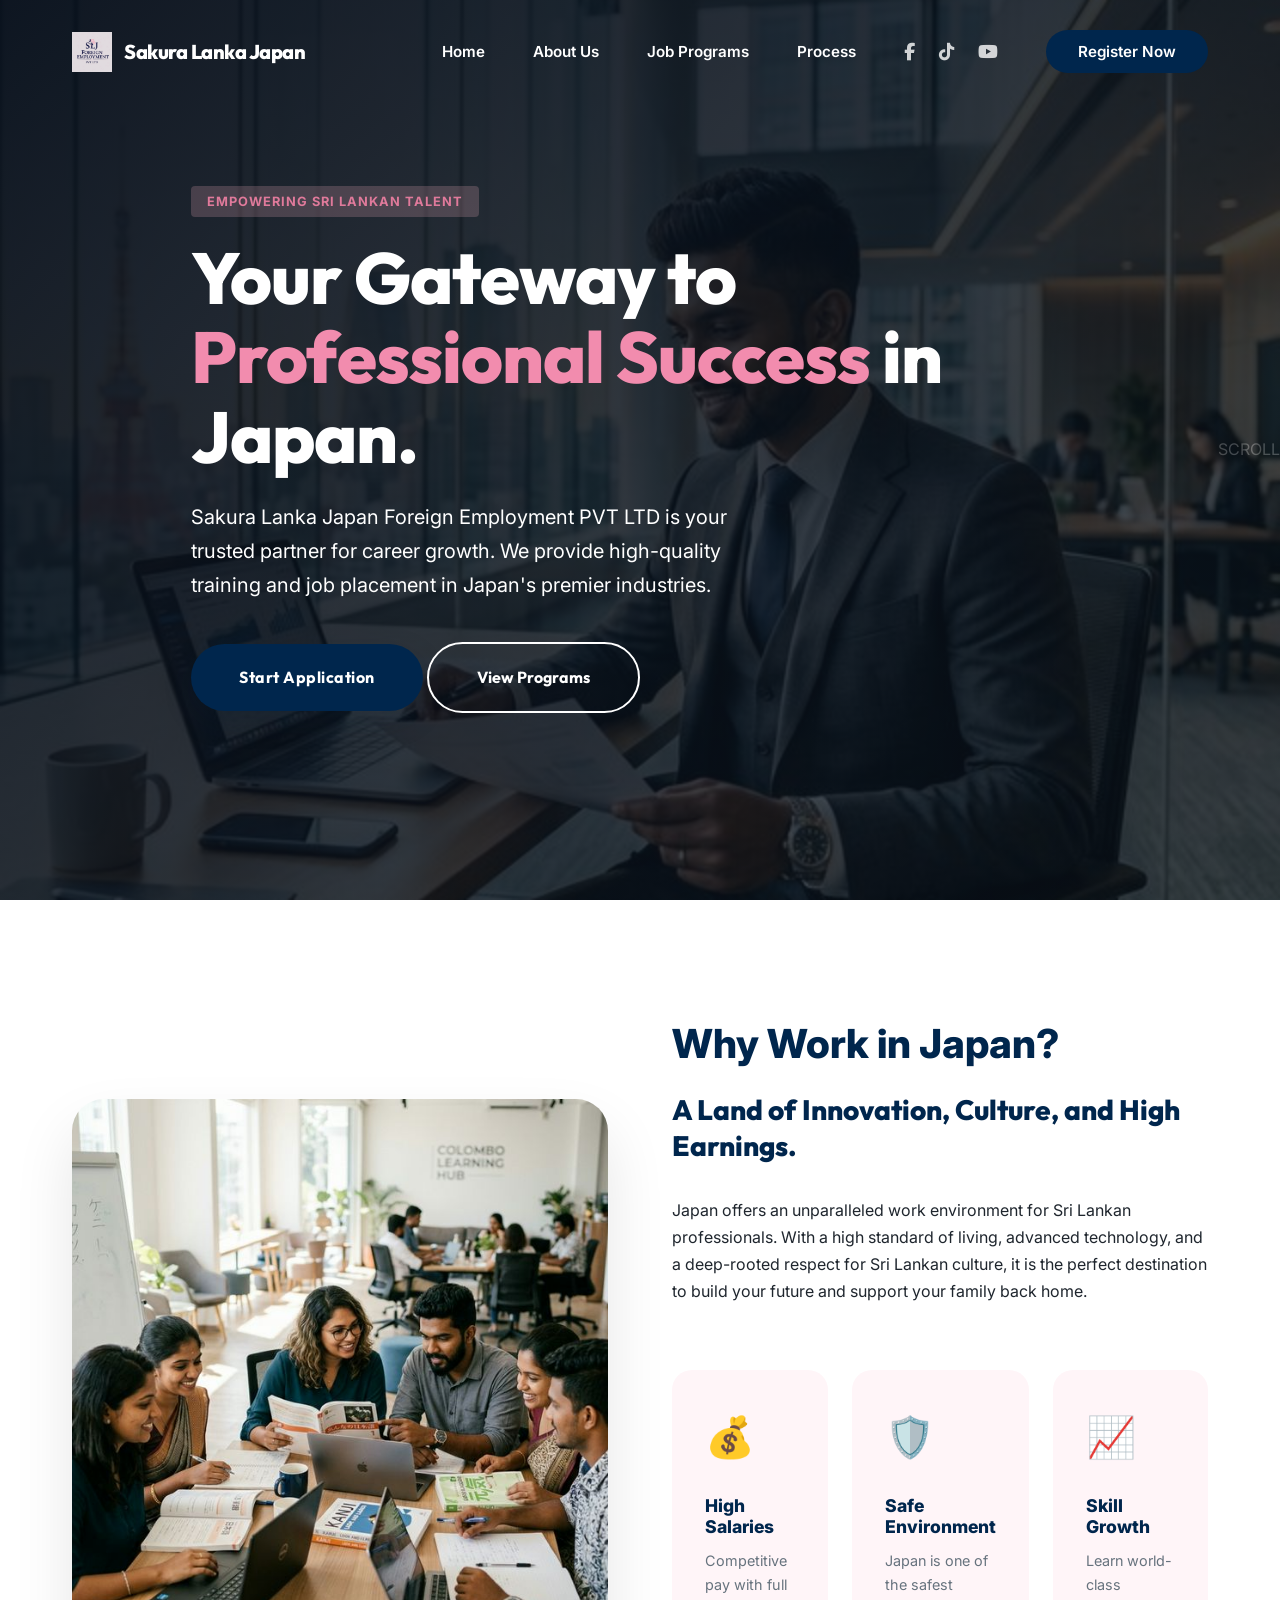
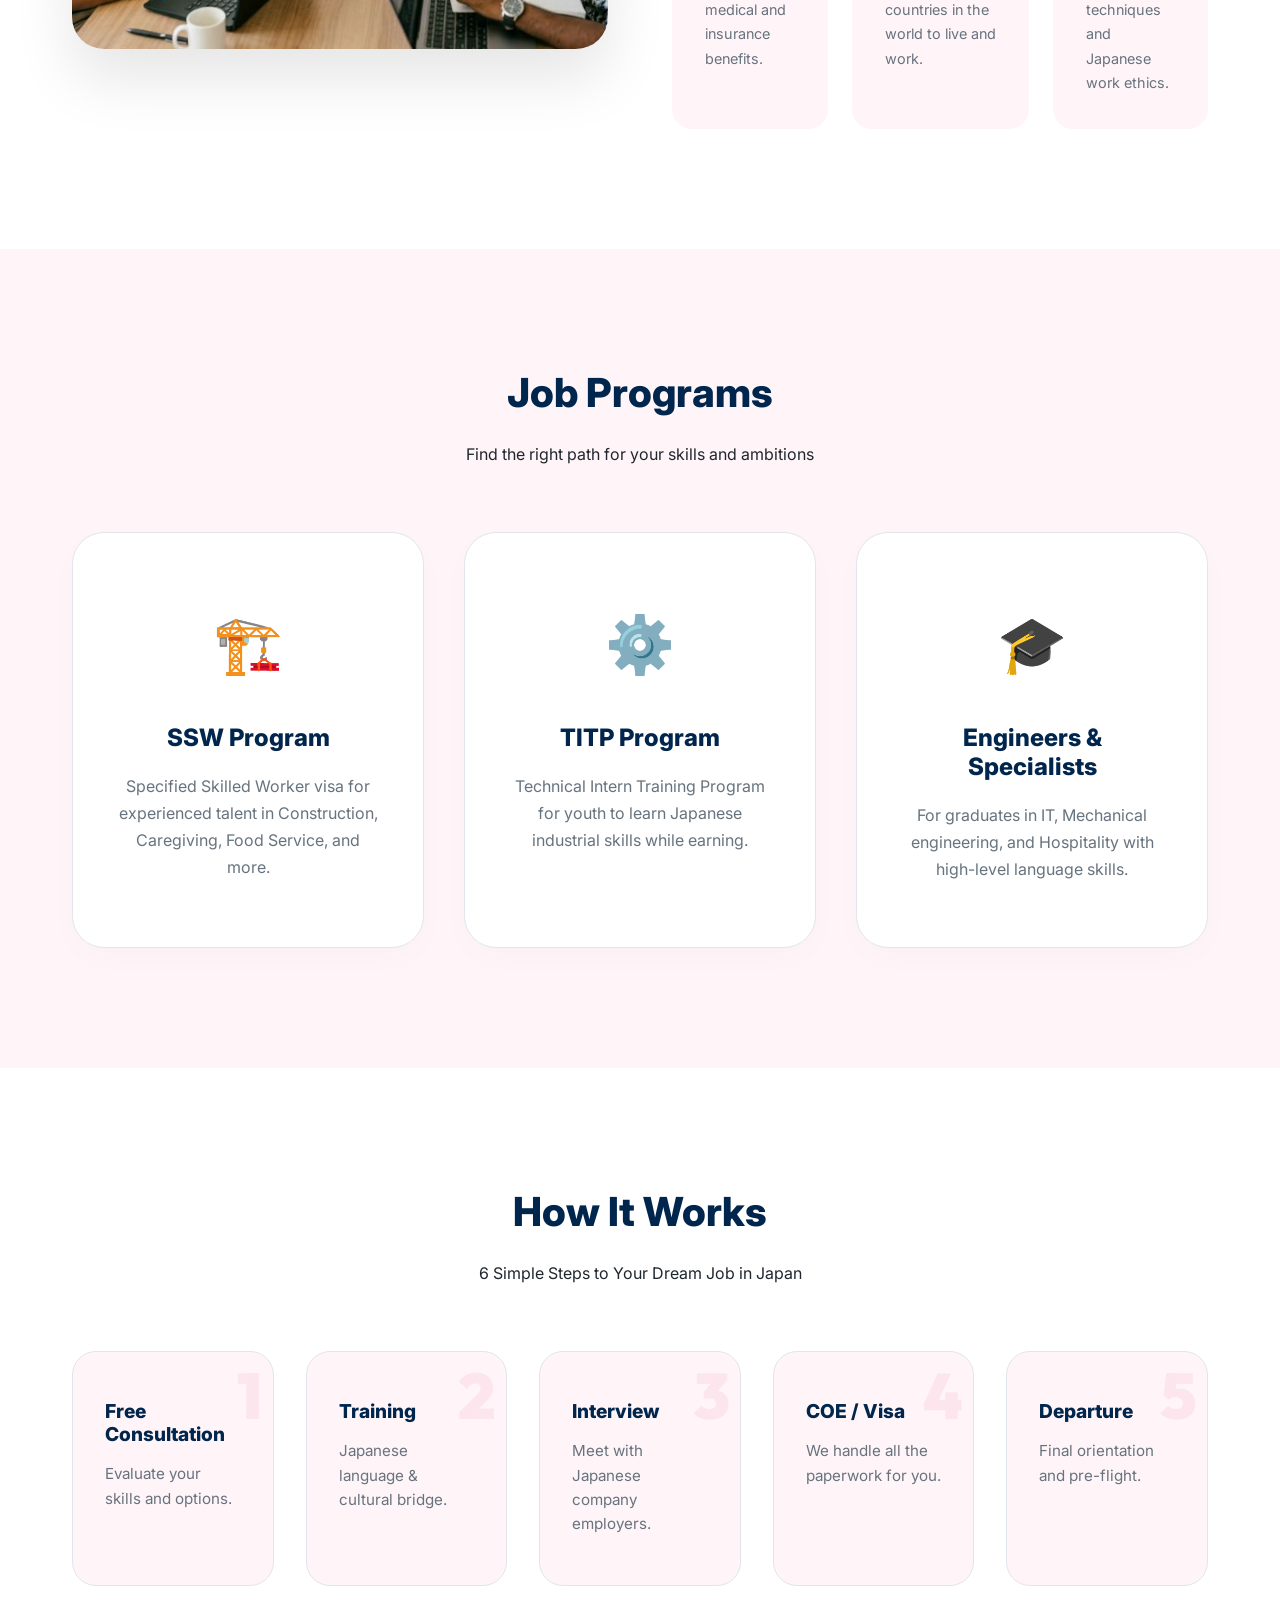
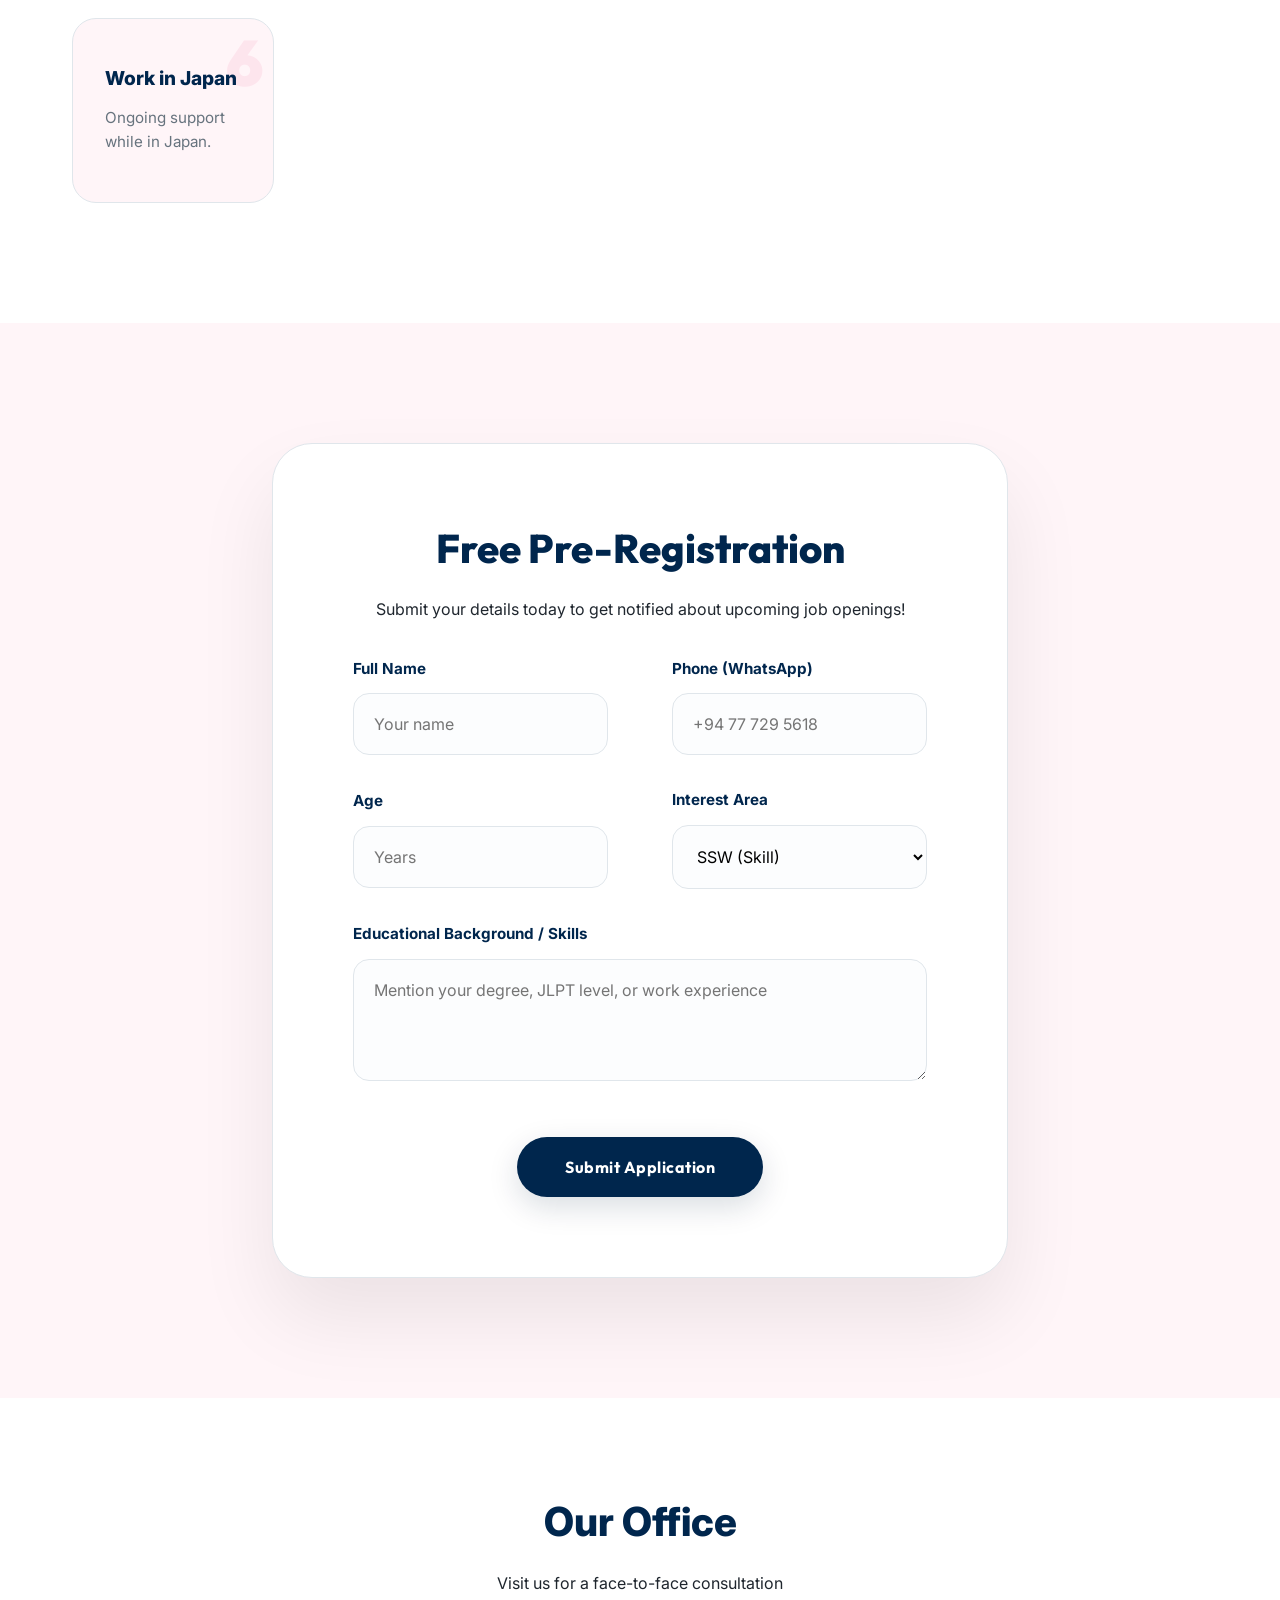
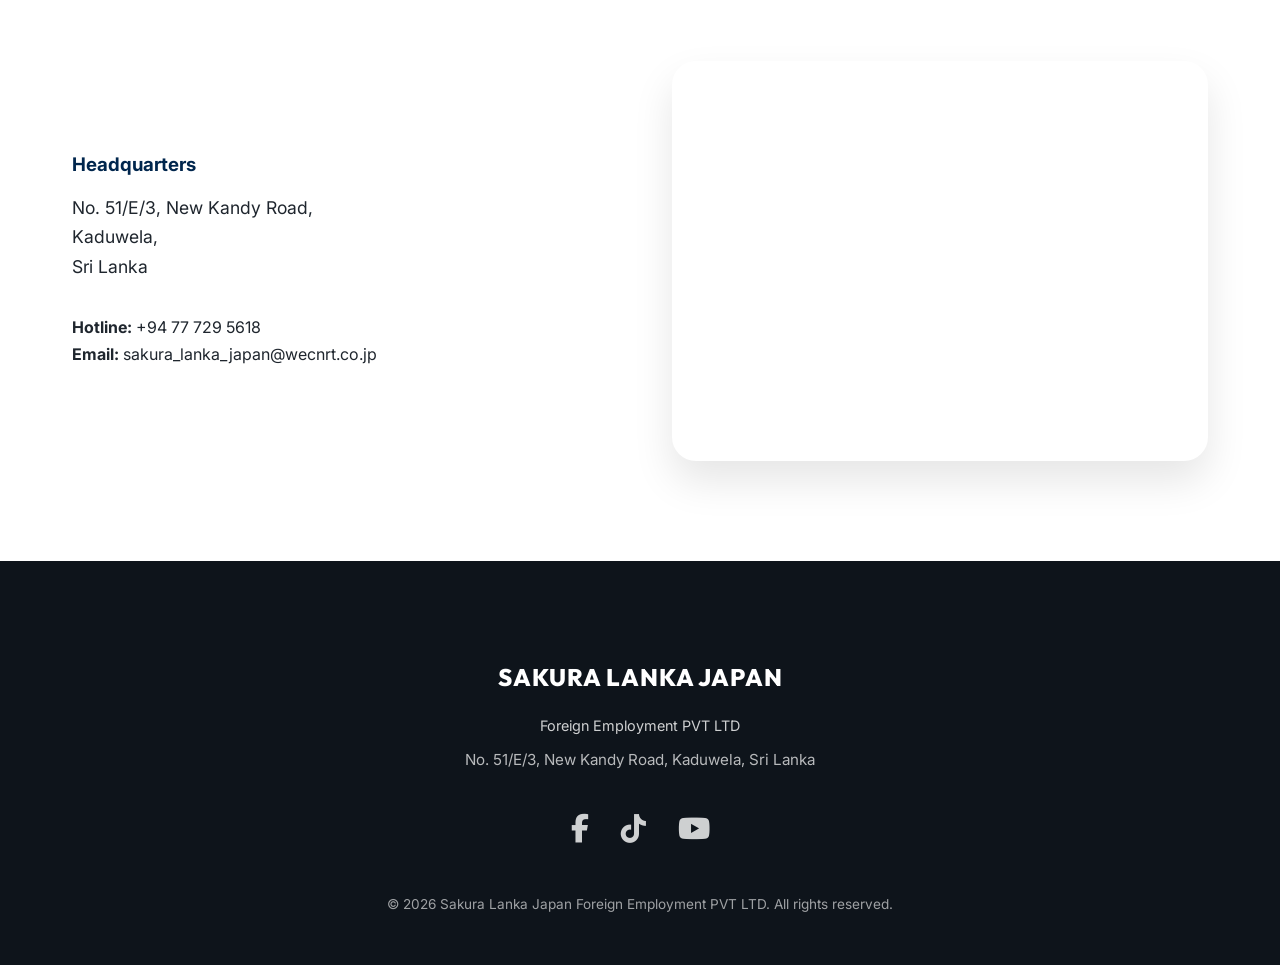
<file: index.html>
<!DOCTYPE html>
<html lang="en">

<head>
    <!-- Google tag (gtag.js) -->
    <script async src="https://www.googletagmanager.com/gtag/js?id=G-17BVVQ814J"></script>
    <script>
        window.dataLayer = window.dataLayer || [];
        function gtag() { dataLayer.push(arguments); }
        gtag('js', new Date());

        gtag('config', 'G-17BVVQ814J');
    </script>
    <meta charset="UTF-8">
    <meta name="viewport" content="width=device-width, initial-scale=1.0">
    <title>Japan Career Gateway | Elite Sri Lanka Recruitment Agency</title>
    <link rel="icon" type="image/png" href="favicon.png">
    <meta name="description"
        content="Start your professional journey in Japan. We provide training, visa support, and job placement for Sri Lankan talent under SSW, TITP, and Engineering programs.">
    <!-- OGP Tags -->
    <meta property="og:title" content="Japan Career Gateway | Elite Sri Lanka Recruitment Agency">
    <meta property="og:description"
        content="Start your professional journey in Japan. We provide training, visa support, and job placement for Sri Lankan talent under SSW, TITP, and Engineering programs.">
    <meta property="og:type" content="website">
    <meta name="twitter:card" content="summary_large_image">
    <link rel="stylesheet" href="style.css">
    <link rel="stylesheet" href="https://cdnjs.cloudflare.com/ajax/libs/font-awesome/6.5.1/css/all.min.css">
    <link rel="preconnect" href="https://fonts.googleapis.com">
    <link rel="preconnect" href="https://fonts.gstatic.com" crossorigin>
    <link
        href="https://fonts.googleapis.com/css2?family=Inter:wght@300;400;600;700;800&family=Outfit:wght@300;400;600;700;800;900&family=Noto+Sans+JP:wght@300;400;700;900&display=swap"
        rel="stylesheet">
</head>

<body>
    <header class="main-header">
        <div class="container nav-container">
            <div class="logo-wrapper">
                <img src="logo.png" alt="Sakura Lanka Japan Logo" class="logo-img">
                <div class="logo-text">Sakura Lanka Japan</div>
            </div>
            <nav class="desktop-nav">
                <ul class="nav-links">
                    <li><a href="index.html">Home</a></li>
                    <li><a href="about.html">About Us</a></li>
                    <li><a href="programs.html">Job Programs</a></li>
                    <li><a href="index.html#process">Process</a></li>
                    <li class="sns-icons">
                        <a href="https://www.facebook.com/share/18aJsfdszi/?mibextid=wwXIfr" target="_blank"><i
                                class="fab fa-facebook-f"></i></a>
                        <a href="https://www.tiktok.com/@sakura.lanka.japan?_r=1&_t=ZS-95PUACq7ZMe" target="_blank"><i
                                class="fab fa-tiktok"></i></a>
                        <a href="https://youtube.com/@sakuralankajapan?si=48Sxe-Mmoy4fAu45" target="_blank"><i
                                class="fab fa-youtube"></i></a>
                    </li>
                    <li><a href="#contact" class="btn-premium-small">Register Now</a></li>
                </ul>
            </nav>
            <div class="mobile-toggle">
                <span></span><span></span><span></span>
            </div>
        </div>
    </header>

    <main>
        <section class="hero">
            <div class="hero-overlay"></div>
            <div class="container hero-content">
                <div class="hero-text-area">
                    <span class="badge" data-reveal>Empowering Sri Lankan Talent</span>
                    <h1 data-reveal="delay-1">Your Gateway to <br><span class="highlight">Professional Success</span> in
                        Japan.</h1>
                    <p data-reveal="delay-2">Sakura Lanka Japan Foreign Employment PVT LTD is your trusted partner for
                        career growth. We provide high-quality training and job placement in Japan's premier industries.
                    </p>
                    <div class="hero-btns" data-reveal="delay-3">
                        <a href="#contact" class="btn-premium">Start Application</a>
                        <a href="#programs" class="btn-outline">View Programs</a>
                    </div>
                </div>
            </div>
            <div class="hero-scroll">SCROLL <span></span></div>
        </section>

        <section id="about" class="about-section">
            <div class="container grid-2">
                <div class="about-image" data-reveal>
                    <div class="img-wrapper">
                        <img src="about-bg.png" alt="Collaborative Sri Lankan professionals" loading="lazy">
                    </div>
                </div>
                <div class="about-text">
                    <h2 class="section-title" data-reveal>Why Work in Japan?</h2>
                    <p class="lead" data-reveal="delay-1">A Land of Innovation, Culture, and High Earnings.</p>
                    <p data-reveal="delay-2">Japan offers an unparalleled work environment for Sri Lankan professionals.
                        With a high standard of living, advanced technology, and a deep-rooted respect for Sri Lankan
                        culture, it is the perfect destination to build your future and support your family back home.
                    </p>
                    <div class="features-grid" data-reveal="delay-3">
                        <div class="feature-item">
                            <span class="icon">💰</span>
                            <h4>High Salaries</h4>
                            <p>Competitive pay with full medical and insurance benefits.</p>
                        </div>
                        <div class="feature-item">
                            <span class="icon">🛡️</span>
                            <h4>Safe Environment</h4>
                            <p>Japan is one of the safest countries in the world to live and work.</p>
                        </div>
                        <div class="feature-item">
                            <span class="icon">📈</span>
                            <h4>Skill Growth</h4>
                            <p>Learn world-class techniques and Japanese work ethics.</p>
                        </div>
                    </div>
                </div>
            </div>
        </section>

        <section id="programs" class="services-section grey-bg">
            <div class="container">
                <div class="section-header text-center">
                    <h2 class="section-title">Job Programs</h2>
                    <p>Find the right path for your skills and ambitions</p>
                </div>
                <div class="services-grid">
                    <div class="service-card" data-reveal>
                        <div class="card-icon">🏗️</div>
                        <h3>SSW Program</h3>
                        <p>Specified Skilled Worker visa for experienced talent in Construction, Caregiving, Food
                            Service, and more.</p>
                    </div>
                    <div class="service-card" data-reveal="delay-1">
                        <div class="card-icon">⚙️</div>
                        <h3>TITP Program</h3>
                        <p>Technical Intern Training Program for youth to learn Japanese industrial skills while
                            earning.</p>
                    </div>
                    <div class="service-card" data-reveal="delay-2">
                        <div class="card-icon">🎓</div>
                        <h3>Engineers & Specialists</h3>
                        <p>For graduates in IT, Mechanical engineering, and Hospitality with high-level language skills.
                        </p>
                    </div>
                </div>
            </div>
        </section>

        <section id="process" class="process-section">
            <div class="container">
                <div class="section-header text-center" data-reveal>
                    <h2 class="section-title">How It Works</h2>
                    <p>6 Simple Steps to Your Dream Job in Japan</p>
                </div>
                <div class="process-steps">
                    <div class="step-item" data-reveal>
                        <span>1</span>
                        <h4>Free Consultation</h4>
                        <p>Evaluate your skills and options.</p>
                    </div>
                    <div class="step-item" data-reveal="delay-1">
                        <span>2</span>
                        <h4>Training</h4>
                        <p>Japanese language & cultural bridge.</p>
                    </div>
                    <div class="step-item" data-reveal="delay-2">
                        <span>3</span>
                        <h4>Interview</h4>
                        <p>Meet with Japanese company employers.</p>
                    </div>
                    <div class="step-item" data-reveal>
                        <span>4</span>
                        <h4>COE / Visa</h4>
                        <p>We handle all the paperwork for you.</p>
                    </div>
                    <div class="step-item" data-reveal="delay-1">
                        <span>5</span>
                        <h4>Departure</h4>
                        <p>Final orientation and pre-flight.</p>
                    </div>
                    <div class="step-item" data-reveal="delay-2">
                        <span>6</span>
                        <h4>Work in Japan</h4>
                        <p>Ongoing support while in Japan.</p>
                    </div>
                </div>
            </div>
        </section>

        <section id="contact" class="contact-section grey-bg">
            <div class="container narrow">
                <div class="contact-card">
                    <h2 class="text-center">Free Pre-Registration</h2>
                    <p class="text-center">Submit your details today to get notified about upcoming job openings!</p>
                    <form id="contact-form" class="mt-4" action="https://formsubmit.co/sakura_lanka_japan@wecnrt.co.jp"
                        method="POST">
                        <!-- FormSubmit Configuration -->
                        <input type="hidden" name="_subject" value="New Application: Sakura Lanka Japan">
                        <input type="hidden" name="_template" value="table">
                        <input type="hidden" name="_captcha" value="false">

                        <div class="form-row grid-2">
                            <div class="form-group">
                                <label>Full Name</label>
                                <input type="text" name="name" placeholder="Your name" required>
                            </div>
                            <div class="form-group">
                                <label>Phone (WhatsApp)</label>
                                <input type="tel" name="phone" placeholder="+94 77 729 5618" required>
                            </div>
                        </div>
                        <div class="form-row grid-2">
                            <div class="form-group">
                                <label>Age</label>
                                <input type="number" name="age" placeholder="Years" required min="18">
                            </div>
                            <div class="form-group" data-reveal>
                                <label>Interest Area</label>
                                <select name="program" required>
                                    <option value="ssw">SSW (Skill)</option>
                                    <option value="titp">TITP (Intern)</option>
                                    <option value="eng">Engineering</option>
                                    <option value="hotel">Hospitality</option>
                                </select>
                            </div>
                        </div>
                        <div class="form-group">
                            <label>Educational Background / Skills</label>
                            <textarea name="background" rows="4"
                                placeholder="Mention your degree, JLPT level, or work experience"></textarea>
                        </div>
                        <div class="form-submit-container">
                            <button type="submit" class="btn-premium">Submit Application</button>
                        </div>
                    </form>
                </div>
            </div>
        </section>
        <section id="location" class="location-section" style="padding: 100px 0;">
            <div class="container">
                <div class="section-header text-center">
                    <h2 class="section-title">Our Office</h2>
                    <p>Visit us for a face-to-face consultation</p>
                </div>
                <div class="grid-2">
                    <div class="location-info">
                        <h3 style="margin-bottom: 1rem;">Headquarters</h3>
                        <p style="font-size: 1.1rem; margin-bottom: 2rem;">No. 51/E/3, New Kandy
                            Road,<br>Kaduwela,<br>Sri Lanka</p>
                        <div class="contact-details">
                            <p><strong>Hotline:</strong> +94 77 729 5618</p>
                            <p><strong>Email:</strong> sakura_lanka_japan@wecnrt.co.jp</p>
                        </div>
                    </div>
                    <div class="map-wrapper"
                        style="border-radius: 24px; overflow: hidden; box-shadow: 0 20px 40px rgba(0,0,0,0.1); height: 400px;">
                        <iframe
                            src="https://www.google.com/maps?q=No.+51/E/3,+New+Kandy+Road,+Kaduwela,+Sri+Lanka&output=embed"
                            width="100%" height="100%" style="border:0;" allowfullscreen="" loading="lazy"
                            referrerpolicy="no-referrer-when-downgrade"></iframe>
                    </div>
                </div>
            </div>
        </section>
    </main>

    <footer class="main-footer">
        <div class="container text-center">
            <div class="footer-logo">SAKURA LANKA JAPAN</div>
            <p style="font-size: 0.9rem; opacity: 0.8; margin-bottom: 0.5rem;">Foreign Employment PVT LTD</p>
            <p style="font-size: 0.95rem; margin-bottom: 2rem; opacity: 0.7;">No. 51/E/3, New Kandy Road,
                Kaduwela, Sri Lanka</p>
            <div class="footer-sns"
                style="margin-bottom: 2.5rem; display: flex; justify-content: center; gap: 2rem; font-size: 1.8rem;">
                <a href="https://www.facebook.com/share/18aJsfdszi/?mibextid=wwXIfr" target="_blank"><i
                        class="fab fa-facebook-f"></i></a>
                <a href="https://www.tiktok.com/@sakura.lanka.japan?_r=1&_t=ZS-95PUACq7ZMe" target="_blank"><i
                        class="fab fa-tiktok"></i></a>
                <a href="https://youtube.com/@sakuralankajapan?si=48Sxe-Mmoy4fAu45" target="_blank"><i
                        class="fab fa-youtube"></i></a>
            </div>
            <p style="font-size: 0.85rem; opacity: 0.6;">&copy; 2026 Sakura Lanka Japan Foreign Employment PVT LTD. All
                rights reserved.</p>
        </div>
    </footer>

    <script src="main.js"></script>
</body>

</html>
</file>
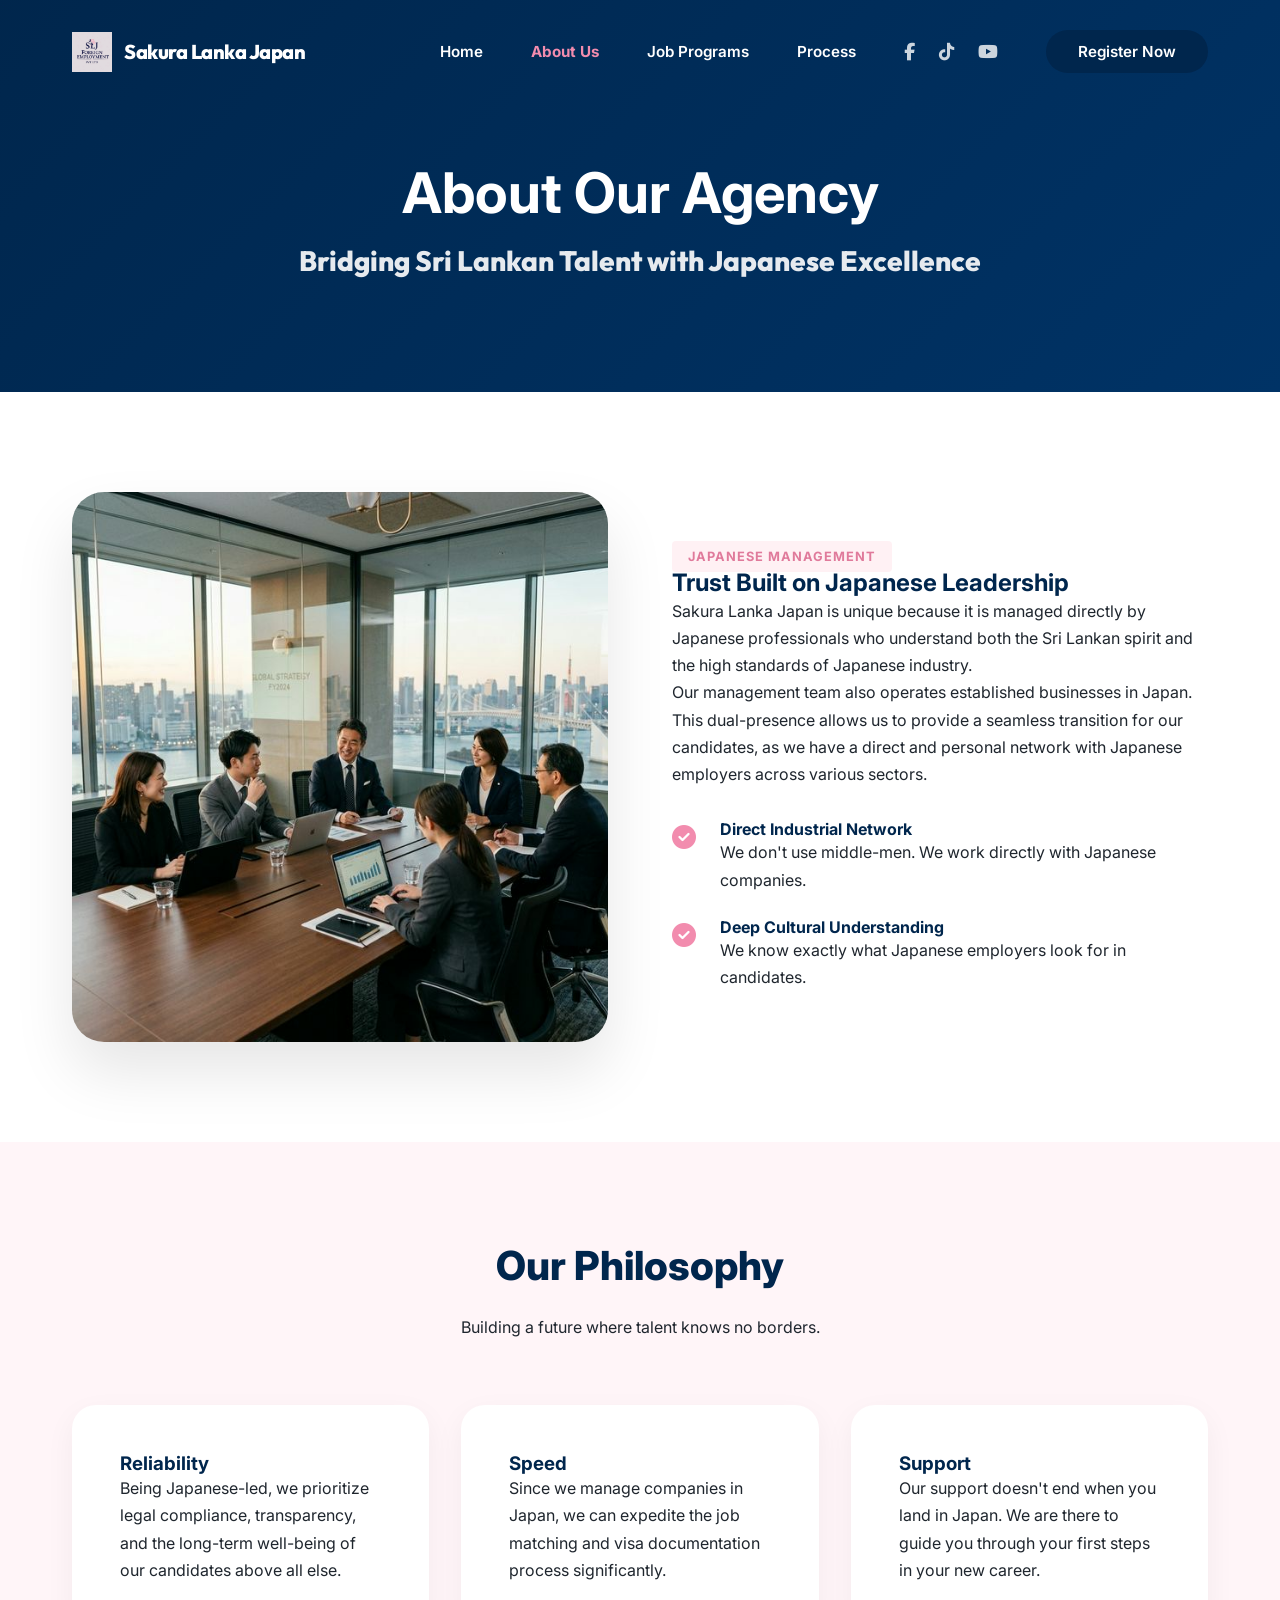
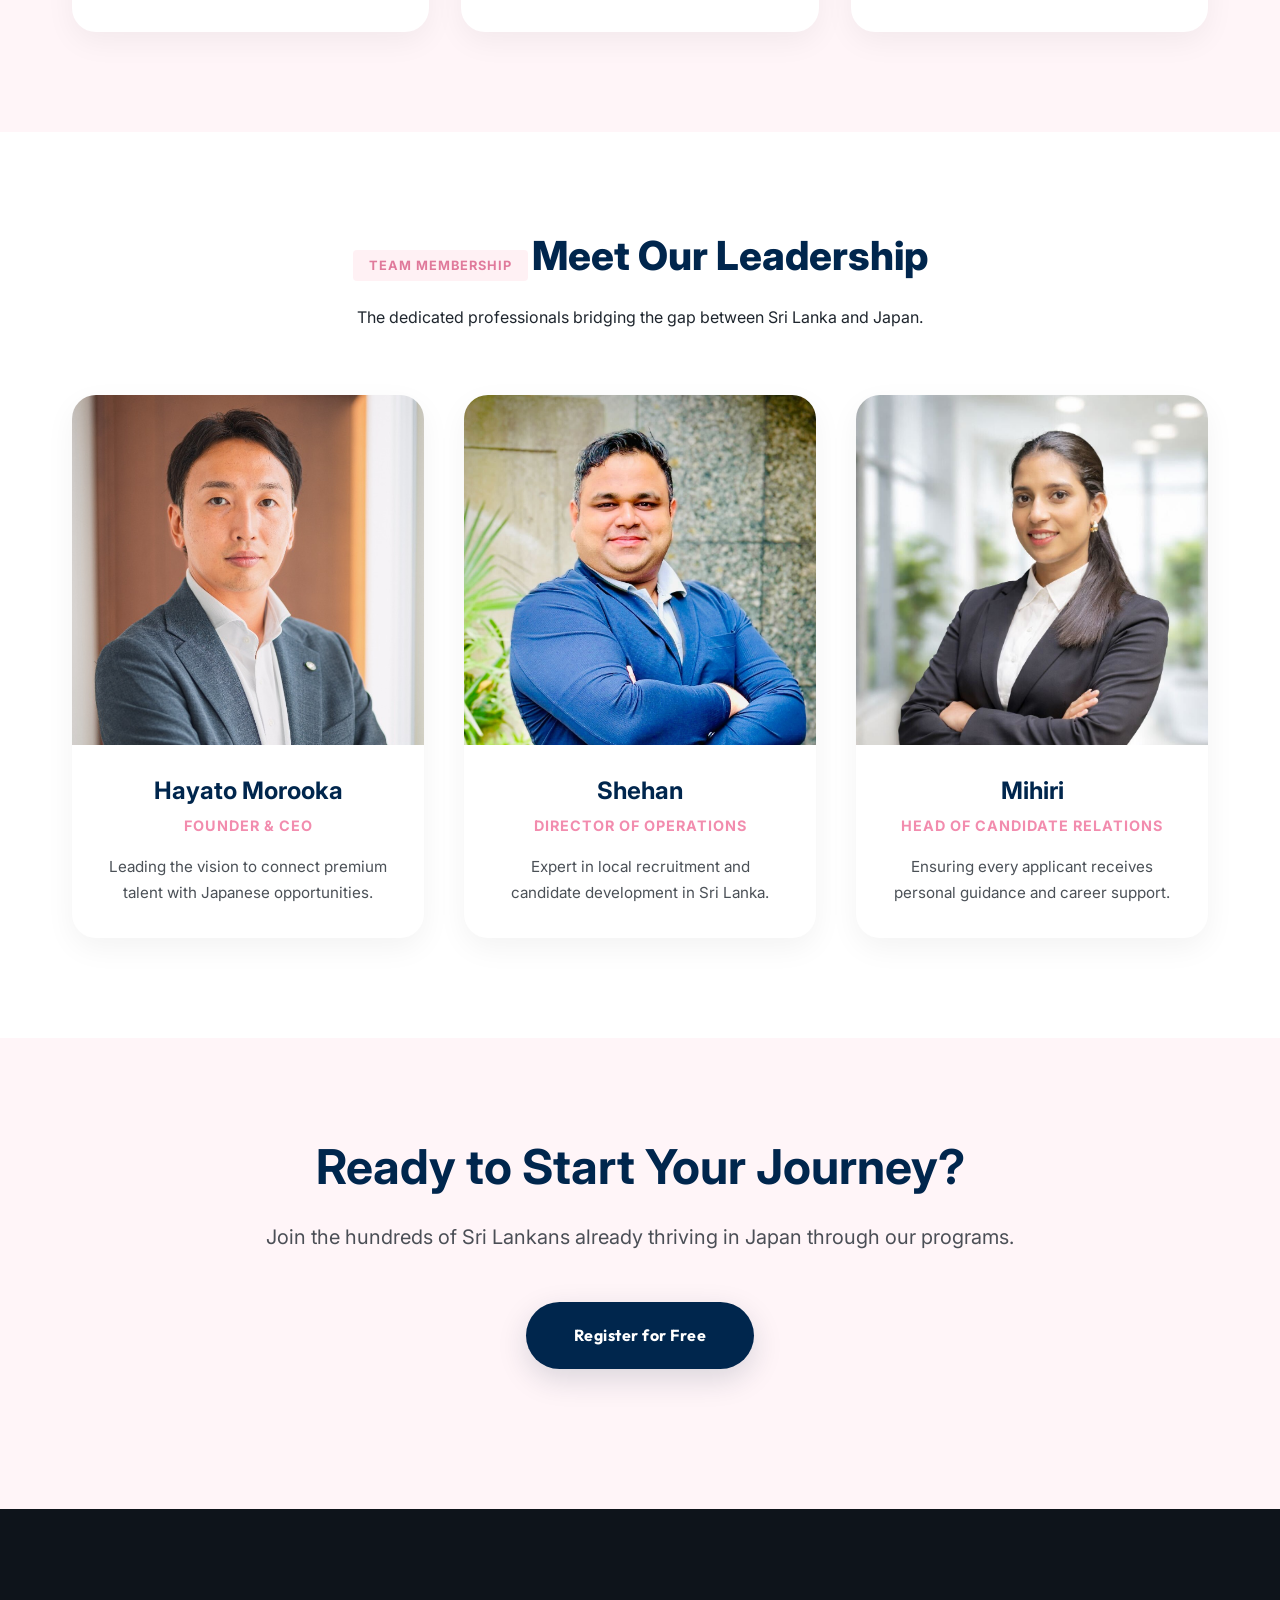
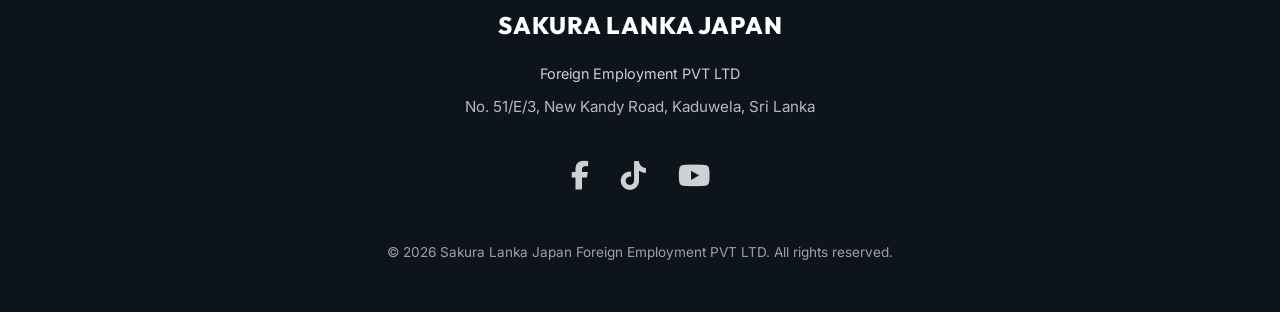
<file: about.html>
<!DOCTYPE html>
<html lang="en">

<head>
    <!-- Google tag (gtag.js) -->
    <script async src="https://www.googletagmanager.com/gtag/js?id=G-17BVVQ814J"></script>
    <script>
        window.dataLayer = window.dataLayer || [];
        function gtag() { dataLayer.push(arguments); }
        gtag('js', new Date());

        gtag('config', 'G-17BVVQ814J');
    </script>
    <meta charset="UTF-8">
    <meta name="viewport" content="width=device-width, initial-scale=1.0">
    <title>About Us | Sakura Lanka Japan</title>
    <link rel="icon" type="image/png" href="favicon.png">
    <link rel="stylesheet" href="style.css">
    <link rel="stylesheet" href="https://cdnjs.cloudflare.com/ajax/libs/font-awesome/6.5.1/css/all.min.css">
    <link rel="preconnect" href="https://fonts.googleapis.com">
    <link rel="preconnect" href="https://fonts.gstatic.com" crossorigin>
    <link
        href="https://fonts.googleapis.com/css2?family=Inter:wght@300;400;600;700;800&family=Outfit:wght@300;400;600;700;800;900&family=Noto+Sans+JP:wght@300;400;700;900&display=swap"
        rel="stylesheet">
</head>

<body>
    <header class="main-header scrolled">
        <div class="container nav-container">
            <div class="logo-wrapper">
                <img src="logo.png" alt="Sakura Lanka Japan Logo" class="logo-img">
                <div class="logo-text">Sakura Lanka Japan</div>
            </div>
            <nav class="desktop-nav">
                <ul class="nav-links">
                    <li><a href="index.html">Home</a></li>
                    <li><a href="about.html" class="active">About Us</a></li>
                    <li><a href="programs.html">Job Programs</a></li>
                    <li><a href="index.html#process">Process</a></li>
                    <li class="sns-icons">
                        <a href="https://www.facebook.com/share/18aJsfdszi/?mibextid=wwXIfr" target="_blank"><i
                                class="fab fa-facebook-f"></i></a>
                        <a href="https://www.tiktok.com/@sakura.lanka.japan?_r=1&_t=ZS-95PUACq7ZMe" target="_blank"><i
                                class="fab fa-tiktok"></i></a>
                        <a href="https://youtube.com/@sakuralankajapan?si=48Sxe-Mmoy4fAu45" target="_blank"><i
                                class="fab fa-youtube"></i></a>
                    </li>
                    <li><a href="index.html#contact" class="btn-premium-small">Register Now</a></li>
                </ul>
            </nav>
            <div class="mobile-toggle">
                <span></span><span></span><span></span>
            </div>
        </div>
    </header>

    <main>
        <section class="subpage-hero">
            <div class="container">
                <h1 data-reveal>About Our Agency</h1>
                <p class="lead" data-reveal="delay-1">Bridging Sri Lankan Talent with Japanese Excellence</p>
            </div>
        </section>

        <section class="about-intro">
            <div class="container grid-2">
                <div class="about-image" data-reveal>
                    <div class="img-wrapper">
                        <img src="management.png" alt="Japanese management team">
                    </div>
                </div>
                <div class="content-text" data-reveal="delay-1">
                    <span class="badge">Japanese Management</span>
                    <h2>Trust Built on <span class="highlight">Japanese Leadership</span></h2>
                    <p>Sakura Lanka Japan is unique because it is managed directly by Japanese professionals who
                        understand both the Sri Lankan spirit and the high standards of Japanese industry.</p>
                    <p>Our management team also operates established businesses in Japan. This dual-presence allows us
                        to provide a seamless transition for our candidates, as we have a direct and personal network
                        with Japanese employers across various sectors.</p>

                    <div class="management-highlights mt-4">
                        <div class="highlight-item">
                            <i class="fas fa-check-circle"></i>
                            <div>
                                <h4>Direct Industrial Network</h4>
                                <p>We don't use middle-men. We work directly with Japanese companies.</p>
                            </div>
                        </div>
                        <div class="highlight-item">
                            <i class="fas fa-check-circle"></i>
                            <div>
                                <h4>Deep Cultural Understanding</h4>
                                <p>We know exactly what Japanese employers look for in candidates.</p>
                            </div>
                        </div>
                    </div>
                </div>
            </div>
        </section>

        <section class="philosophy grey-bg">
            <div class="container">
                <div class="section-header text-center" data-reveal>
                    <h2 class="section-title">Our Philosophy</h2>
                    <p>Building a future where talent knows no borders.</p>
                </div>
                <div class="philosophy-grid">
                    <div class="phi-card" data-reveal>
                        <h3>Reliability</h3>
                        <p>Being Japanese-led, we prioritize legal compliance, transparency, and the long-term
                            well-being of our candidates above all else.</p>
                    </div>
                    <div class="phi-card" data-reveal="delay-1">
                        <h3>Speed</h3>
                        <p>Since we manage companies in Japan, we can expedite the job matching and visa documentation
                            process significantly.</p>
                    </div>
                    <div class="phi-card" data-reveal="delay-2">
                        <h3>Support</h3>
                        <p>Our support doesn't end when you land in Japan. We are there to guide you through your first
                            steps in your new career.</p>
                    </div>
                </div>
            </div>
        </section>

        <section class="team-section">
            <div class="container">
                <div class="section-header text-center" data-reveal>
                    <span class="badge">Team Membership</span>
                    <h2 class="section-title">Meet Our <span class="highlight">Leadership</span></h2>
                    <p>The dedicated professionals bridging the gap between Sri Lanka and Japan.</p>
                </div>
                <div class="team-grid">
                    <div class="team-card" data-reveal>
                        <div class="team-img">
                            <img src="hayato.jpg" alt="Hayato Morooka">
                        </div>
                        <div class="team-info">
                            <h3>Hayato Morooka</h3>
                            <p class="role">Founder & CEO</p>
                            <p class="desc">Leading the vision to connect premium talent with Japanese opportunities.
                            </p>
                        </div>
                    </div>
                    <div class="team-card" data-reveal="delay-1">
                        <div class="team-img">
                            <img src="shehan.png" alt="Shehan">
                        </div>
                        <div class="team-info">
                            <h3>Shehan</h3>
                            <p class="role">Director of Operations</p>
                            <p class="desc">Expert in local recruitment and candidate development in Sri Lanka.</p>
                        </div>
                    </div>
                    <div class="team-card" data-reveal="delay-2">
                        <div class="team-img">
                            <img src="mihiri.png" alt="Mihiri">
                        </div>
                        <div class="team-info">
                            <h3>Mihiri</h3>
                            <p class="role">Head of Candidate Relations</p>
                            <p class="desc">Ensuring every applicant receives personal guidance and career support.</p>
                        </div>
                    </div>
                </div>
            </div>
        </section>

        <section class="cta-section">
            <div class="container text-center" data-reveal>
                <h2>Ready to Start Your Journey?</h2>
                <p>Join the hundreds of Sri Lankans already thriving in Japan through our programs.</p>
                <div class="mt-4">
                    <a href="index.html#contact" class="btn-premium">Register for Free</a>
                </div>
            </div>
        </section>
    </main>

    <footer class="main-footer">
        <div class="container text-center">
            <div class="footer-logo">SAKURA LANKA JAPAN</div>
            <p style="font-size: 0.9rem; opacity: 0.8; margin-bottom: 0.5rem;">Foreign Employment PVT LTD</p>
            <p style="font-size: 0.95rem; margin-bottom: 2rem; opacity: 0.7;">No. 51/E/3, New Kandy Road,
                Kaduwela, Sri Lanka</p>
            <div class="footer-sns"
                style="margin-bottom: 2.5rem; display: flex; justify-content: center; gap: 2rem; font-size: 1.8rem;">
                <a href="https://www.facebook.com/share/18aJsfdszi/?mibextid=wwXIfr" target="_blank"><i
                        class="fab fa-facebook-f"></i></a>
                <a href="https://www.tiktok.com/@sakura.lanka.japan?_r=1&_t=ZS-95PUACq7ZMe" target="_blank"><i
                        class="fab fa-tiktok"></i></a>
                <a href="https://youtube.com/@sakuralankajapan?si=48Sxe-Mmoy4fAu45" target="_blank"><i
                        class="fab fa-youtube"></i></a>
            </div>
            <p style="font-size: 0.85rem; opacity: 0.6;">&copy; 2026 Sakura Lanka Japan Foreign Employment PVT LTD. All
                rights reserved.</p>
        </div>
    </footer>

    <script src="main.js"></script>
</body>

</html>
</file>
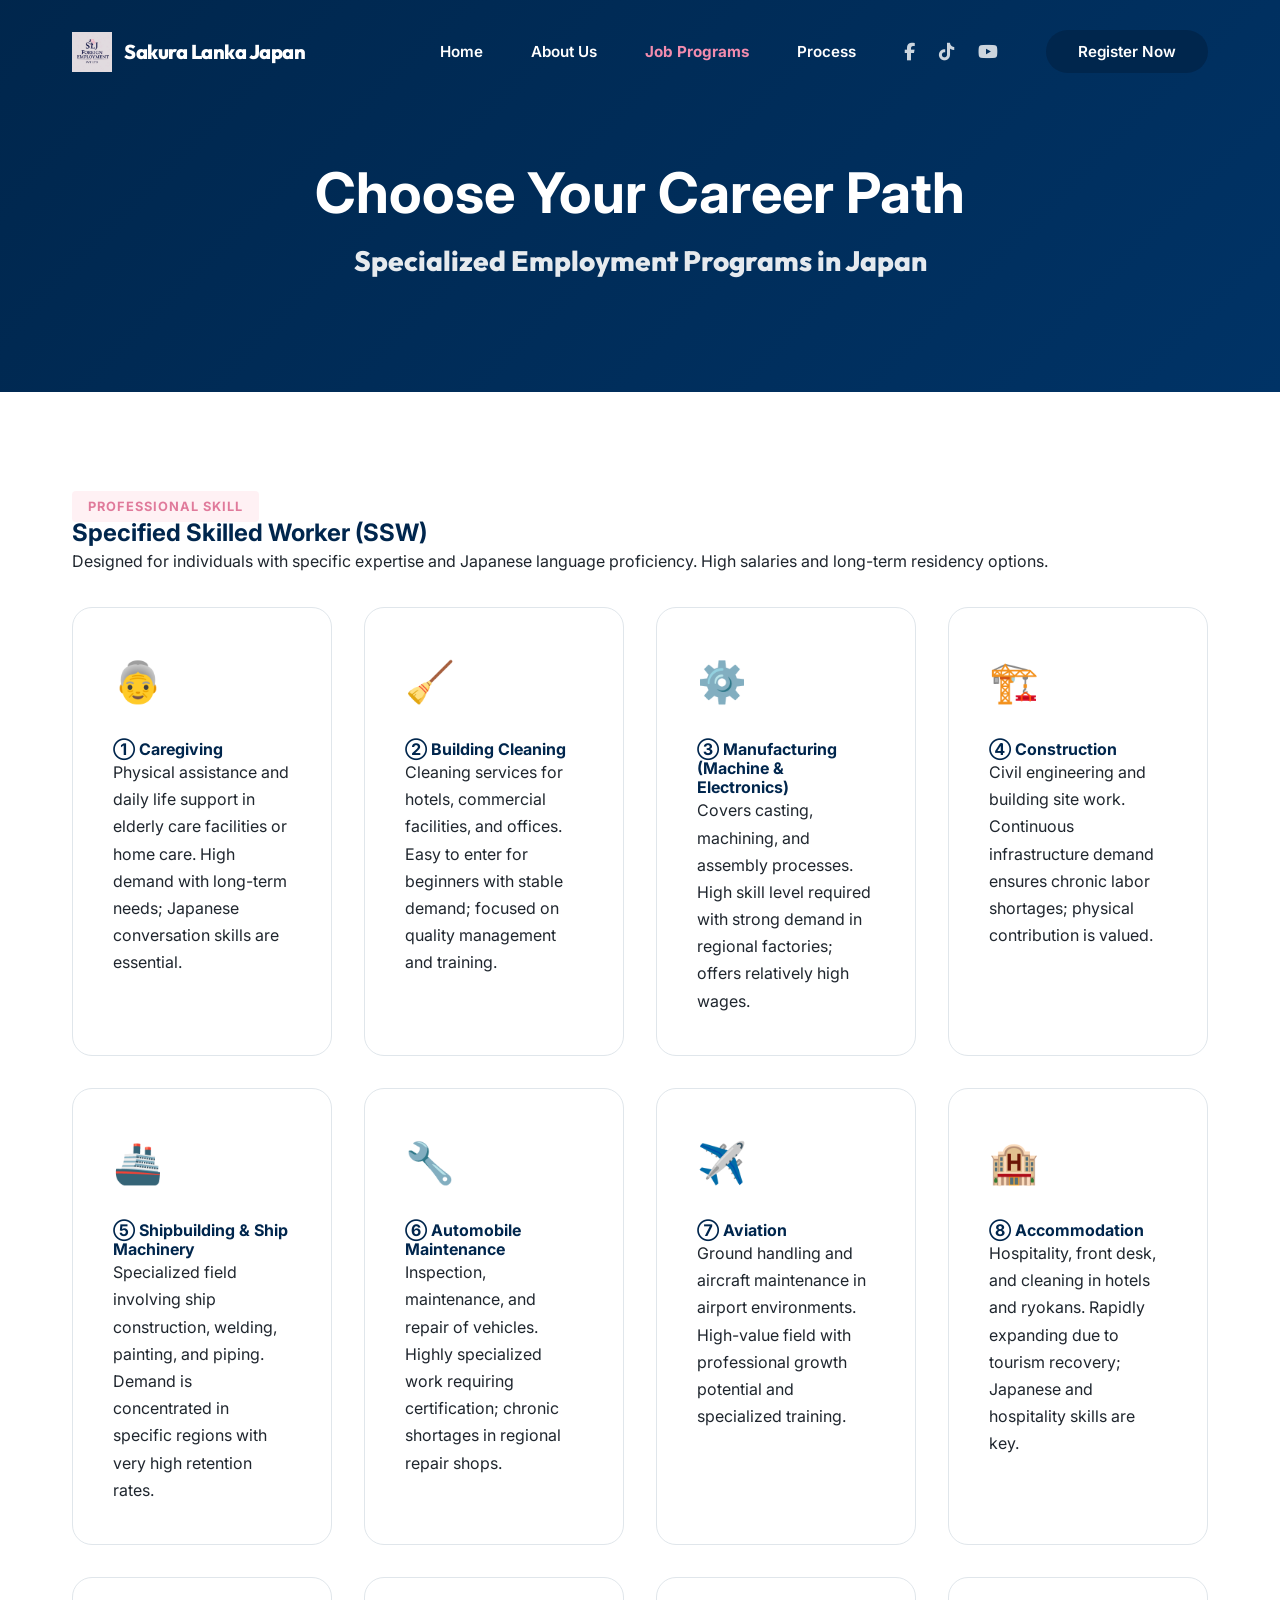
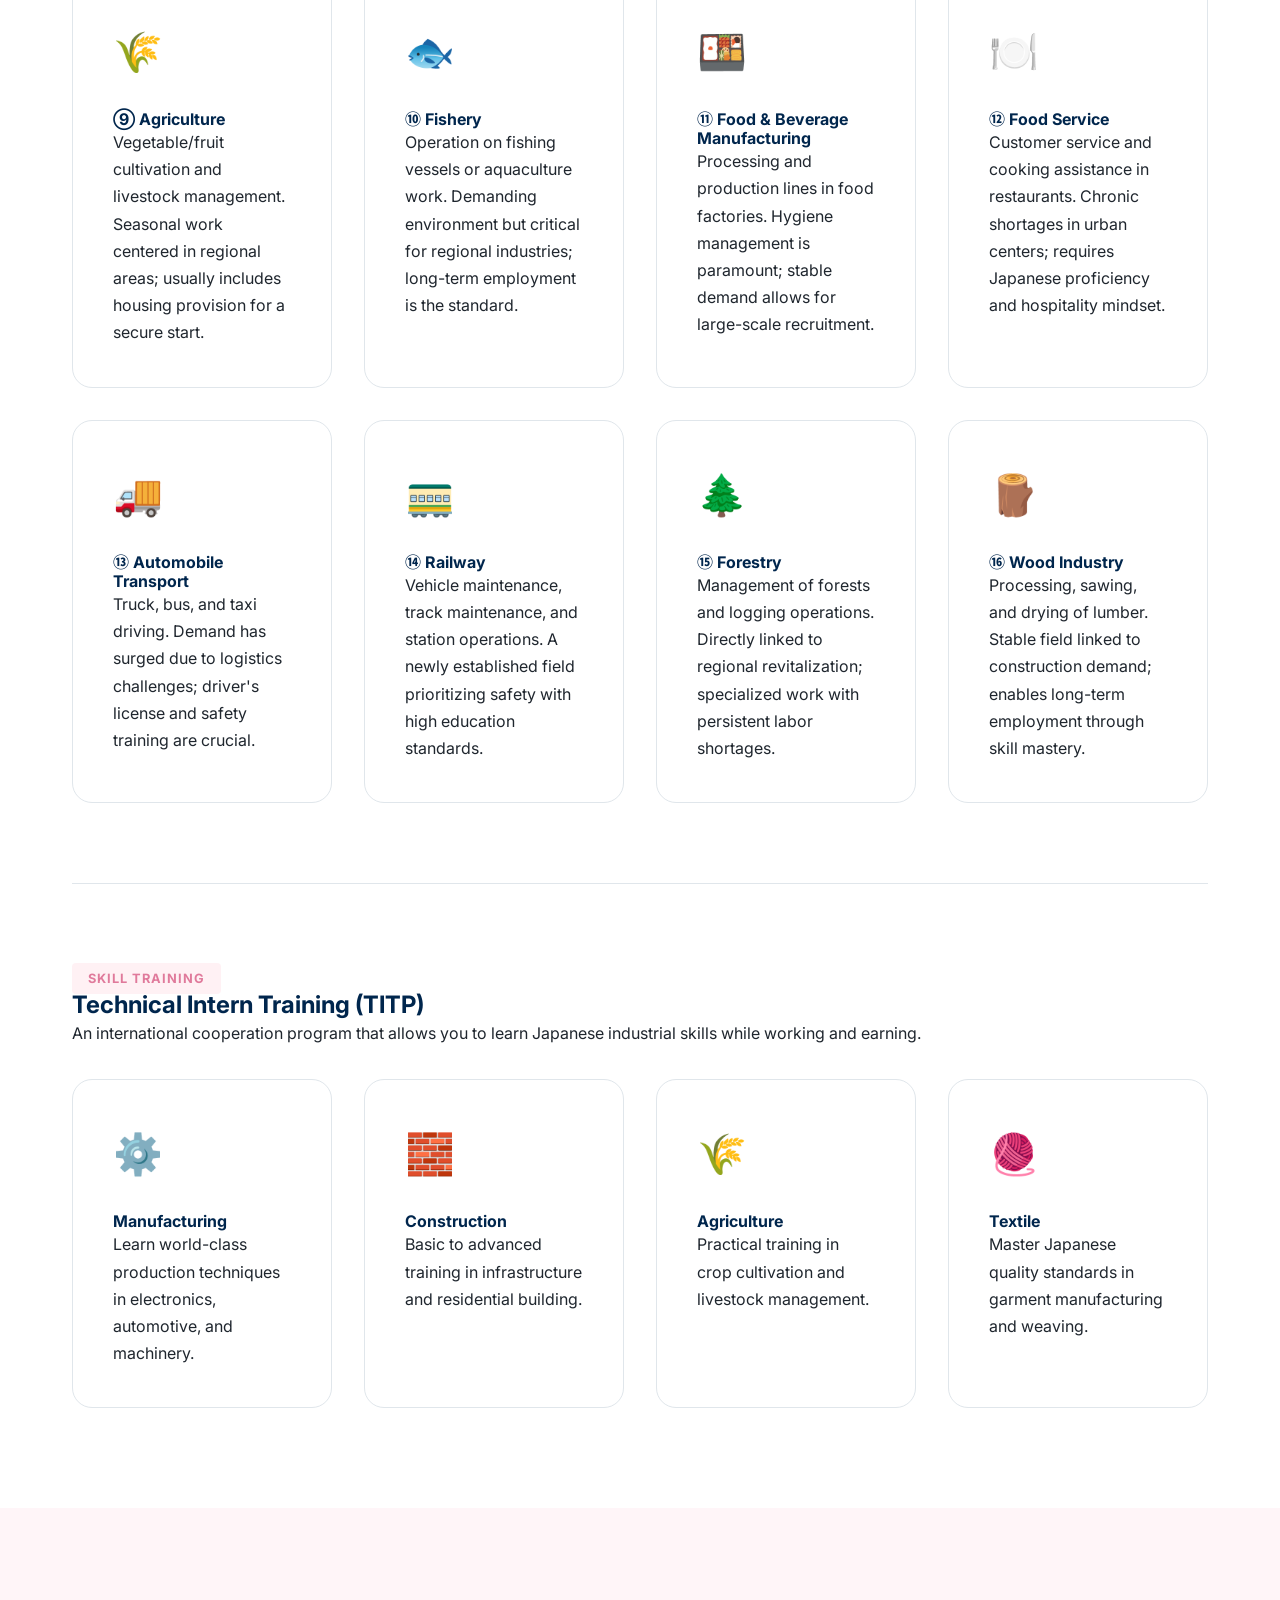
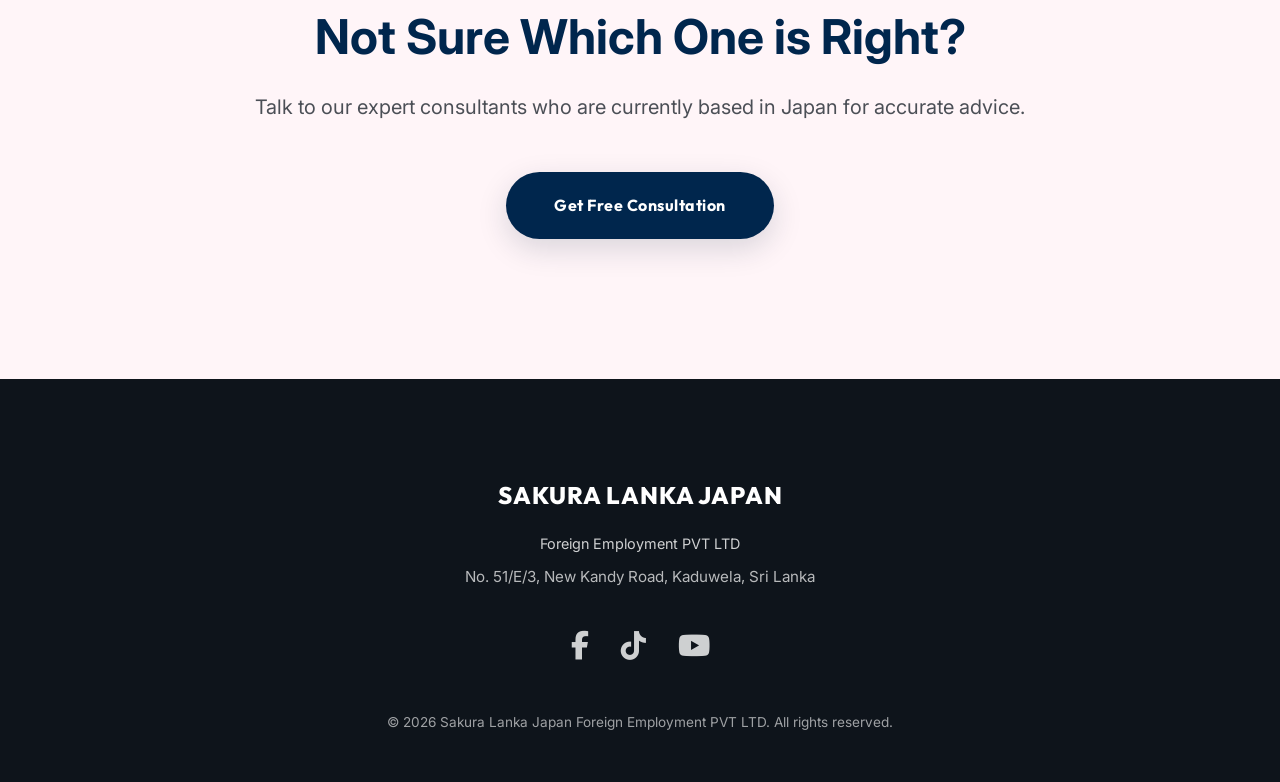
<file: programs.html>
<!DOCTYPE html>
<html lang="en">

<head>
    <!-- Google tag (gtag.js) -->
    <script async src="https://www.googletagmanager.com/gtag/js?id=G-17BVVQ814J"></script>
    <script>
        window.dataLayer = window.dataLayer || [];
        function gtag() { dataLayer.push(arguments); }
        gtag('js', new Date());

        gtag('config', 'G-17BVVQ814J');
    </script>
    <meta charset="UTF-8">
    <meta name="viewport" content="width=device-width, initial-scale=1.0">
    <title>Job Programs | Sakura Lanka Japan</title>
    <link rel="icon" type="image/png" href="favicon.png">
    <link rel="stylesheet" href="style.css">
    <link rel="stylesheet" href="https://cdnjs.cloudflare.com/ajax/libs/font-awesome/6.5.1/css/all.min.css">
    <link rel="preconnect" href="https://fonts.googleapis.com">
    <link rel="preconnect" href="https://fonts.gstatic.com" crossorigin>
    <link
        href="https://fonts.googleapis.com/css2?family=Inter:wght@300;400;600;700;800&family=Outfit:wght@300;400;600;700;800;900&family=Noto+Sans+JP:wght@300;400;700;900&display=swap"
        rel="stylesheet">
</head>

<body>
    <header class="main-header scrolled">
        <div class="container nav-container">
            <div class="logo-wrapper">
                <img src="logo.png" alt="Sakura Lanka Japan Logo" class="logo-img">
                <div class="logo-text">Sakura Lanka Japan</div>
            </div>
            <nav class="desktop-nav">
                <ul class="nav-links">
                    <li><a href="index.html">Home</a></li>
                    <li><a href="about.html">About Us</a></li>
                    <li><a href="programs.html" class="active">Job Programs</a></li>
                    <li><a href="index.html#process">Process</a></li>
                    <li class="sns-icons">
                        <a href="https://www.facebook.com/share/18aJsfdszi/?mibextid=wwXIfr" target="_blank"><i
                                class="fab fa-facebook-f"></i></a>
                        <a href="https://www.tiktok.com/@sakura.lanka.japan?_r=1&_t=ZS-95PUACq7ZMe" target="_blank"><i
                                class="fab fa-tiktok"></i></a>
                        <a href="https://youtube.com/@sakuralankajapan?si=48Sxe-Mmoy4fAu45" target="_blank"><i
                                class="fab fa-youtube"></i></a>
                    </li>
                    <li><a href="index.html#contact" class="btn-premium-small">Register Now</a></li>
                </ul>
            </nav>
            <div class="mobile-toggle">
                <span></span><span></span><span></span>
            </div>
        </div>
    </header>

    <main>
        <section class="subpage-hero">
            <div class="container">
                <h1 data-reveal>Choose Your Career Path</h1>
                <p class="lead" data-reveal="delay-1">Specialized Employment Programs in Japan</p>
            </div>
        </section>

        <section class="program-details">
            <div class="container">
                <!-- SSW Section -->
                <div class="program-block" id="ssw-details">
                    <div class="block-header" data-reveal>
                        <span class="badge">Professional Skill</span>
                        <h2>Specified Skilled Worker <span class="highlight">(SSW)</span></h2>
                        <p>Designed for individuals with specific expertise and Japanese language proficiency. High
                            salaries and long-term residency options.</p>
                    </div>
                    <div class="industry-grid mt-4">
                        <div class="industry-card" data-reveal>
                            <div class="ind-icon">👵</div>
                            <h4>① Caregiving</h4>
                            <p>Physical assistance and daily life support in elderly care facilities or home care. High
                                demand with long-term needs; Japanese conversation skills are essential.</p>
                        </div>
                        <div class="industry-card" data-reveal="delay-1">
                            <div class="ind-icon">🧹</div>
                            <h4>② Building Cleaning</h4>
                            <p>Cleaning services for hotels, commercial facilities, and offices. Easy to enter for
                                beginners with stable demand; focused on quality management and training.</p>
                        </div>
                        <div class="industry-card" data-reveal="delay-2">
                            <div class="ind-icon">⚙️</div>
                            <h4>③ Manufacturing (Machine & Electronics)</h4>
                            <p>Covers casting, machining, and assembly processes. High skill level required with strong
                                demand in regional factories; offers relatively high wages.</p>
                        </div>
                        <div class="industry-card" data-reveal>
                            <div class="ind-icon">🏗️</div>
                            <h4>④ Construction</h4>
                            <p>Civil engineering and building site work. Continuous infrastructure demand ensures
                                chronic labor shortages; physical contribution is valued.</p>
                        </div>
                        <div class="industry-card" data-reveal="delay-1">
                            <div class="ind-icon">🚢</div>
                            <h4>⑤ Shipbuilding & Ship Machinery</h4>
                            <p>Specialized field involving ship construction, welding, painting, and piping. Demand is
                                concentrated in specific regions with very high retention rates.</p>
                        </div>
                        <div class="industry-card" data-reveal="delay-2">
                            <div class="ind-icon">🔧</div>
                            <h4>⑥ Automobile Maintenance</h4>
                            <p>Inspection, maintenance, and repair of vehicles. Highly specialized work requiring
                                certification; chronic shortages in regional repair shops.</p>
                        </div>
                        <div class="industry-card" data-reveal>
                            <div class="ind-icon">✈️</div>
                            <h4>⑦ Aviation</h4>
                            <p>Ground handling and aircraft maintenance in airport environments. High-value field with
                                professional growth potential and specialized training.</p>
                        </div>
                        <div class="industry-card" data-reveal="delay-1">
                            <div class="ind-icon">🏨</div>
                            <h4>⑧ Accommodation</h4>
                            <p>Hospitality, front desk, and cleaning in hotels and ryokans. Rapidly expanding due to
                                tourism recovery; Japanese and hospitality skills are key.</p>
                        </div>
                        <div class="industry-card" data-reveal="delay-2">
                            <div class="ind-icon">🌾</div>
                            <h4>⑨ Agriculture</h4>
                            <p>Vegetable/fruit cultivation and livestock management. Seasonal work centered in regional
                                areas; usually includes housing provision for a secure start.</p>
                        </div>
                        <div class="industry-card" data-reveal>
                            <div class="ind-icon">🐟</div>
                            <h4>⑩ Fishery</h4>
                            <p>Operation on fishing vessels or aquaculture work. Demanding environment but critical for
                                regional industries; long-term employment is the standard.</p>
                        </div>
                        <div class="industry-card" data-reveal="delay-1">
                            <div class="ind-icon">🍱</div>
                            <h4>⑪ Food & Beverage Manufacturing</h4>
                            <p>Processing and production lines in food factories. Hygiene management is paramount;
                                stable demand allows for large-scale recruitment.</p>
                        </div>
                        <div class="industry-card" data-reveal="delay-2">
                            <div class="ind-icon">🍽️</div>
                            <h4>⑫ Food Service</h4>
                            <p>Customer service and cooking assistance in restaurants. Chronic shortages in urban
                                centers; requires Japanese proficiency and hospitality mindset.</p>
                        </div>
                        <div class="industry-card" data-reveal>
                            <div class="ind-icon">🚚</div>
                            <h4>⑬ Automobile Transport</h4>
                            <p>Truck, bus, and taxi driving. Demand has surged due to logistics challenges; driver's
                                license and safety training are crucial.</p>
                        </div>
                        <div class="industry-card" data-reveal="delay-1">
                            <div class="ind-icon">🚃</div>
                            <h4>⑭ Railway</h4>
                            <p>Vehicle maintenance, track maintenance, and station operations. A newly established field
                                prioritizing safety with high education standards.</p>
                        </div>
                        <div class="industry-card" data-reveal="delay-2">
                            <div class="ind-icon">🌲</div>
                            <h4>⑮ Forestry</h4>
                            <p>Management of forests and logging operations. Directly linked to regional revitalization;
                                specialized work with persistent labor shortages.</p>
                        </div>
                        <div class="industry-card" data-reveal>
                            <div class="ind-icon">🪵</div>
                            <h4>⑯ Wood Industry</h4>
                            <p>Processing, sawing, and drying of lumber. Stable field linked to construction demand;
                                enables long-term employment through skill mastery.</p>
                        </div>
                    </div>
                </div>

                <hr class="section-divider">

                <!-- TITP Section -->
                <div class="program-block" id="titp-details">
                    <div class="block-header" data-reveal>
                        <span class="badge">Skill Training</span>
                        <h2>Technical Intern Training <span class="highlight">(TITP)</span></h2>
                        <p>An international cooperation program that allows you to learn Japanese industrial skills
                            while working and earning.</p>
                    </div>
                    <div class="industry-grid mt-4">
                        <div class="industry-card" data-reveal>
                            <div class="ind-icon">⚙️</div>
                            <h4>Manufacturing</h4>
                            <p>Learn world-class production techniques in electronics, automotive, and machinery.</p>
                        </div>
                        <div class="industry-card" data-reveal="delay-1">
                            <div class="ind-icon">🧱</div>
                            <h4>Construction</h4>
                            <p>Basic to advanced training in infrastructure and residential building.</p>
                        </div>
                        <div class="industry-card" data-reveal="delay-2">
                            <div class="ind-icon">🌾</div>
                            <h4>Agriculture</h4>
                            <p>Practical training in crop cultivation and livestock management.</p>
                        </div>
                        <div class="industry-card" data-reveal>
                            <div class="ind-icon">🧶</div>
                            <h4>Textile</h4>
                            <p>Master Japanese quality standards in garment manufacturing and weaving.</p>
                        </div>
                    </div>
                </div>
            </div>
        </section>

        <section class="cta-section grey-bg">
            <div class="container text-center" data-reveal>
                <h2>Not Sure Which One is Right?</h2>
                <p>Talk to our expert consultants who are currently based in Japan for accurate advice.</p>
                <div class="mt-4">
                    <a href="index.html#contact" class="btn-premium">Get Free Consultation</a>
                </div>
            </div>
        </section>
    </main>

    <footer class="main-footer">
        <div class="container text-center">
            <div class="footer-logo">SAKURA LANKA JAPAN</div>
            <p style="font-size: 0.9rem; opacity: 0.8; margin-bottom: 0.5rem;">Foreign Employment PVT LTD</p>
            <p style="font-size: 0.95rem; margin-bottom: 2rem; opacity: 0.7;">No. 51/E/3, New Kandy Road,
                Kaduwela, Sri Lanka</p>
            <div class="footer-sns"
                style="margin-bottom: 2.5rem; display: flex; justify-content: center; gap: 2rem; font-size: 1.8rem;">
                <a href="https://www.facebook.com/share/18aJsfdszi/?mibextid=wwXIfr" target="_blank"><i
                        class="fab fa-facebook-f"></i></a>
                <a href="https://www.tiktok.com/@sakura.lanka.japan?_r=1&_t=ZS-95PUACq7ZMe" target="_blank"><i
                        class="fab fa-tiktok"></i></a>
                <a href="https://youtube.com/@sakuralankajapan?si=48Sxe-Mmoy4fAu45" target="_blank"><i
                        class="fab fa-youtube"></i></a>
            </div>
            <p style="font-size: 0.85rem; opacity: 0.6;">&copy; 2026 Sakura Lanka Japan Foreign Employment PVT LTD. All
                rights reserved.</p>
        </div>
    </footer>

    <script src="main.js"></script>
</body>

</html>
</file>
<file: style.css>
:root {
    /* Premium Color Palette */
    --primary: hsl(210, 100%, 15%);
    /* Ultra Deep Navy */
    --primary-light: hsl(210, 80%, 25%);
    --secondary: hsl(340, 80%, 75%);
    /* Elegant Sakura Pink */
    --secondary-dark: hsl(340, 60%, 65%);
    --accent: hsl(45, 100%, 50%);
    /* Gold accent */

    --text-main: hsl(210, 20%, 15%);
    --text-muted: hsl(210, 10%, 45%);
    --text-light: hsl(210, 10%, 65%);
    --white: #ffffff;
    --bg-light: hsl(340, 100%, 98%);
    --bg-dark: hsl(210, 30%, 8%);

    --border: hsla(210, 20%, 90%, 1);
    --glass: hsla(0, 0%, 100%, 0.8);
    --glass-border: hsla(0, 0%, 100%, 0.2);

    /* Typography */
    --font-heading: 'Outfit', 'Noto Sans JP', sans-serif;
    --font-body: 'Inter', 'Noto Sans JP', sans-serif;

    /* Transitions */
    --transition: all 0.4s cubic-bezier(0.16, 1, 0.3, 1);
}

* {
    margin: 0;
    padding: 0;
    box-sizing: border-box;
}

html {
    scroll-behavior: smooth;
}

body {
    font-family: var(--font-body);
    color: var(--text-main);
    line-height: 1.7;
    background-color: var(--white);
    overflow-x: hidden;
    -webkit-font-smoothing: antialiased;
}

.container {
    max-width: 1200px;
    margin: 0 auto;
    padding: 0 2rem;
}

.container.narrow {
    max-width: 800px;
}

a {
    text-decoration: none;
    color: inherit;
    transition: 0.3s;
}

ul {
    list-style: none;
}

img {
    max-width: 100%;
    display: block;
}

/* Typography */
h1,
h2,
h3,
h4 {
    line-height: 1.2;
    color: var(--primary);
}

.section-title {
    font-size: 2.5rem;
    font-weight: 800;
    margin-bottom: 1.5rem;
    position: relative;
    display: inline-block;
}

.section-header {
    margin-bottom: 4rem;
}

.text-center {
    text-align: center;
}

.mt-4 {
    margin-top: 2rem;
}

/* Buttons */
.btn-premium {
    display: inline-flex;
    align-items: center;
    justify-content: center;
    padding: 1.25rem 3rem;
    background: var(--primary);
    color: var(--white);
    font-weight: 700;
    font-family: var(--font-heading);
    border-radius: 100px;
    box-shadow: 0 10px 30px rgba(0, 31, 63, 0.15);
    transition: var(--transition);
    border: none;
    cursor: pointer;
    font-size: 1rem;
    letter-spacing: 0.5px;
}

.btn-premium:hover {
    transform: translateY(-4px) scale(1.02);
    background: var(--primary-light);
    box-shadow: 0 20px 40px rgba(0, 31, 63, 0.25);
    color: var(--white);
}

.btn-premium-small {
    padding: 0.75rem 2rem;
    border-radius: 100px;
    font-size: 0.85rem;
    background: var(--primary);
    color: var(--white);
    font-weight: 700;
}

.btn-outline {
    display: inline-flex;
    align-items: center;
    justify-content: center;
    padding: 1.25rem 3rem;
    border: 2px solid var(--white);
    color: var(--white);
    font-weight: 700;
    font-family: var(--font-heading);
    border-radius: 100px;
    transition: var(--transition);
}

.btn-outline:hover {
    background: var(--white);
    color: var(--primary);
    transform: translateY(-4px);
}

/* Header */
.main-header {
    position: fixed;
    top: 0;
    left: 0;
    width: 100%;
    padding: 2rem 0;
    z-index: 1000;
    transition: var(--transition);
    background: transparent;
}

.main-header.scrolled {
    background: var(--glass);
    backdrop-filter: blur(20px);
    -webkit-backdrop-filter: blur(20px);
    padding: 1rem 0;
    box-shadow: 0 10px 30px rgba(0, 0, 0, 0.05);
    border-bottom: 1px solid var(--glass-border);
}

.nav-container {
    display: flex;
    justify-content: space-between;
    align-items: center;
}

.logo-wrapper {
    display: flex;
    align-items: center;
    gap: 12px;
}

.logo-img {
    height: 40px;
    width: auto;
    object-fit: contain;
}

.logo-text {
    font-family: var(--font-heading);
    font-size: 1.25rem;
    font-weight: 800;
    letter-spacing: -0.5px;
    color: var(--white);
    transition: var(--transition);
}

.main-header.scrolled .logo-text {
    color: var(--primary);
}

/* Mobile Toggle */
.mobile-toggle {
    display: none;
    flex-direction: column;
    gap: 6px;
    cursor: pointer;
    z-index: 1001;
    padding: 10px;
}

.mobile-toggle span {
    display: block;
    width: 25px;
    height: 2px;
    background: var(--white);
    transition: var(--transition);
}

.main-header.scrolled .mobile-toggle span,
.mobile-toggle.active span {
    background: var(--primary);
}

.mobile-toggle.active span:nth-child(1) {
    transform: rotate(45deg) translate(5px, 6px);
}

.mobile-toggle.active span:nth-child(2) {
    opacity: 0;
}

.mobile-toggle.active span:nth-child(3) {
    transform: rotate(-45deg) translate(5px, -6px);
}

.nav-links {
    display: flex;
    gap: 3rem;
    align-items: center;
}

.nav-links a {
    font-weight: 600;
    font-size: 0.95rem;
    color: var(--white);
    transition: var(--transition);
    position: relative;
}

.nav-links a:not(.btn-primary-small)::after {
    content: '';
    position: absolute;
    bottom: -5px;
    left: 0;
    width: 0;
    height: 2px;
    background: var(--secondary);
    transition: var(--transition);
}

.nav-links a:hover:not(.btn-primary-small)::after {
    width: 100%;
}

.main-header.scrolled .nav-links a:not(.btn-premium-small) {
    color: var(--primary);
}

/* Hero Section */
.hero {
    height: 100vh;
    background: var(--bg-dark);
    position: relative;
    display: flex;
    align-items: center;
    color: var(--white);
    overflow: hidden;
}

.hero::before {
    content: '';
    position: absolute;
    inset: 0;
    background: url('hero-bg.png') center/cover no-repeat;
    opacity: 0.5;
    z-index: 0;
}

/* SNS Icons in Nav */
.sns-icons {
    display: flex;
    gap: 1.5rem;
}

.sns-icons a {
    font-size: 1.1rem;
    color: var(--white);
    opacity: 0.8;
}

.main-header.scrolled .sns-icons a {
    color: var(--primary);
}

.sns-icons a:hover {
    color: var(--secondary) !important;
    opacity: 1;
    transform: translateY(-3px);
}

.footer-sns a {
    color: var(--white);
    opacity: 0.8;
    transition: 0.3s;
}

.footer-sns a:hover {
    color: var(--secondary);
    opacity: 1;
    transform: scale(1.1);
}

.hero-overlay {
    position: absolute;
    inset: 0;
    background: linear-gradient(135deg, rgba(8, 16, 28, 0.95) 0%, rgba(8, 16, 28, 0.4) 100%);
    z-index: 1;
}

.hero-content {
    position: relative;
    z-index: 2;
    max-width: 900px;
}

.hero h1 {
    font-size: clamp(2.5rem, 6vw, 4.5rem);
    font-weight: 800;
    font-family: var(--font-heading);
    margin: 1.5rem 0;
    color: var(--white);
    line-height: 1.1;
    letter-spacing: -1px;
}

.hero .highlight {
    color: var(--secondary);
    position: relative;
}

.hero p {
    font-size: 1.25rem;
    max-width: 600px;
    margin-bottom: 2.5rem;
    opacity: 0.9;
}

.badge {
    background: rgba(255, 183, 197, 0.2);
    color: #e07a9b;
    padding: 0.5rem 1rem;
    border-radius: 4px;
    font-size: 0.8rem;
    font-weight: 700;
    letter-spacing: 1px;
    text-transform: uppercase;
}

/* Grid Layouts */
.grid-2 {
    display: grid;
    grid-template-columns: 1fr 1fr;
    gap: 4rem;
    align-items: center;
}

/* About Section */
.about-section {
    padding: 120px 0;
    background: var(--white);
}

.about-image {
    position: relative;
}

.about-image .img-wrapper {
    position: relative;
    border-radius: 32px;
    overflow: hidden;
    box-shadow: 0 30px 60px rgba(0, 0, 0, 0.1);
}

.about-image img {
    width: 100%;
    height: 550px;
    object-fit: cover;
    transition: var(--transition);
}

.about-image:hover img {
    transform: scale(1.05);
}

.lead {
    font-size: 1.75rem;
    font-weight: 800;
    color: var(--primary);
    margin-bottom: 2rem;
    line-height: 1.3;
    font-family: var(--font-heading);
}

.features-grid {
    display: grid;
    grid-template-columns: repeat(3, 1fr);
    gap: 1.5rem;
    margin-top: 4rem;
}

.feature-item {
    text-align: left;
    padding: 2rem;
    background: var(--bg-light);
    border-radius: 20px;
    transition: var(--transition);
    border: 1px solid transparent;
}

.feature-item:hover {
    background: var(--white);
    border-color: var(--secondary);
    transform: translateY(-8px);
    box-shadow: 0 15px 30px rgba(0, 0, 0, 0.05);
}

.feature-item .icon {
    font-size: 2.5rem;
    margin-bottom: 1.5rem;
    display: block;
}

.feature-item h4 {
    font-weight: 800;
    margin-bottom: 0.75rem;
    font-size: 1.1rem;
}

.feature-item p {
    font-size: 0.9rem;
    color: var(--text-muted);
}

/* Services Section */
.grey-bg {
    background-color: var(--bg-light);
}

.services-section {
    padding: 120px 0;
}

.services-grid {
    display: grid;
    grid-template-columns: repeat(3, 1fr);
    gap: 2.5rem;
}

.service-card {
    background: var(--white);
    padding: 4rem 2.5rem;
    border-radius: 32px;
    box-shadow: 0 10px 30px rgba(0, 0, 0, 0.02);
    transition: var(--transition);
    border: 1px solid var(--border);
    text-align: center;
}

.service-card:hover {
    transform: translateY(-15px);
    border-color: var(--secondary);
    box-shadow: 0 30px 60px rgba(18, 43, 85, 0.08);
}

.card-icon {
    font-size: 3.5rem;
    margin-bottom: 2rem;
    display: block;
}

.service-card h3 {
    font-size: 1.5rem;
    font-weight: 800;
    margin-bottom: 1.25rem;
}

.service-card p {
    color: var(--text-muted);
    font-size: 1rem;
    line-height: 1.7;
}

/* Contact Section */
.contact-section {
    padding: 120px 0;
    background: var(--bg-light);
}

.contact-card {
    background: var(--white);
    padding: 5rem;
    border-radius: 40px;
    box-shadow: 0 40px 80px rgba(0, 0, 0, 0.08);
    border: 1px solid var(--border);
}

.form-submit-container {
    display: flex;
    justify-content: center;
    margin-top: 3rem;
    width: 100%;
}

.contact-card h2 {
    font-size: 2.5rem;
    font-weight: 800;
    margin-bottom: 1.5rem;
    font-family: var(--font-heading);
}

.form-group {
    margin-bottom: 2rem;
}

.form-group label {
    display: block;
    font-weight: 700;
    margin-bottom: 0.75rem;
    font-size: 0.95rem;
    color: var(--primary);
}

.form-group input,
.form-group textarea,
.form-group select {
    width: 100%;
    padding: 1.25rem;
    border-radius: 16px;
    border: 1px solid var(--border);
    background: #fcfdfe;
    font-family: inherit;
    transition: var(--transition);
    font-size: 1rem;
}

.form-group input:focus,
.form-group textarea:focus,
.form-group select:focus {
    outline: none;
    border-color: var(--secondary);
    background: var(--white);
    box-shadow: 0 0 0 4px rgba(255, 183, 197, 0.1);
}

/* Process Section */
.process-section {
    padding: 120px 0;
    background-color: var(--white);
}

.process-steps {
    display: grid;
    grid-template-columns: repeat(auto-fit, minmax(200px, 1fr));
    gap: 2rem;
    margin-top: 4rem;
}

.step-item {
    text-align: left;
    background: var(--bg-light);
    padding: 3rem 2rem;
    border-radius: 24px;
    border: 1px solid var(--border);
    transition: var(--transition);
    position: relative;
    overflow: hidden;
}

.step-item:hover {
    background: var(--white);
    border-color: var(--secondary);
    transform: translateY(-8px);
    box-shadow: 0 15px 30px rgba(0, 0, 0, 0.05);
}

.step-item span {
    font-size: 4rem;
    font-weight: 900;
    color: var(--secondary);
    opacity: 0.15;
    position: absolute;
    top: -10px;
    right: 10px;
    font-family: var(--font-heading);
}

.step-item h4 {
    font-weight: 800;
    margin-bottom: 1rem;
    font-size: 1.2rem;
    color: var(--primary);
    position: relative;
    z-index: 1;
}

.step-item p {
    font-size: 0.95rem;
    color: var(--text-muted);
    line-height: 1.6;
    position: relative;
    z-index: 1;
}

/* Footer */
.main-footer {
    background: var(--bg-dark);
    color: var(--white);
    padding: 6rem 0 3rem;
}

.footer-logo {
    font-family: var(--font-heading);
    font-size: 1.5rem;
    font-weight: 800;
    letter-spacing: 1px;
    margin-bottom: 1rem;
}

/* Animations */
[data-reveal] {
    opacity: 0;
    transform: translateY(30px);
    transition: all 0.8s cubic-bezier(0.25, 0.46, 0.45, 0.94);
}

[data-reveal].revealed {
    opacity: 1;
    transform: translateY(0);
}

.delay-1 {
    transition-delay: 0.2s;
}

.delay-2 {
    transition-delay: 0.4s;
}

.delay-3 {
    transition-delay: 0.6s;
}

/* Responsive */
@media (max-width: 968px) {
    .container {
        padding: 0 1.5rem;
    }

    .grid-2 {
        grid-template-columns: 1fr;
        gap: 3rem;
    }

    .hero h1 {
        font-size: clamp(2rem, 8vw, 3rem);
    }

    .features-grid,
    .services-grid,
    .philosophy-grid,
    .team-grid,
    .industry-grid {
        grid-template-columns: 1fr;
    }

    .desktop-nav {
        display: contents;
    }

    .mobile-toggle {
        display: flex;
    }

    /* Mobile Nav Overlay */
    .nav-links {
        position: fixed;
        top: 0;
        right: -100%;
        width: 80%;
        height: 100vh;
        background: var(--white);
        flex-direction: column;
        justify-content: center;
        align-items: center;
        gap: 2rem;
        transition: var(--transition);
        z-index: 1000;
        box-shadow: -10px 0 30px rgba(0, 0, 0, 0.1);
    }

    .nav-links.active {
        right: 0;
    }

    .nav-links a {
        color: var(--primary);
        font-size: 1.25rem;
    }

    .nav-links a.btn-premium-small {
        color: var(--white) !important;
    }

    .nav-links .sns-icons {
        margin-top: 2rem;
    }

    .btn-premium-small {
        width: 100%;
        max-width: 250px;
        text-align: center;
    }

    .about-image img {
        height: 400px;
    }

    .contact-card {
        padding: 3rem 1.5rem;
    }

    .contact-card h2 {
        font-size: 2rem;
    }
}

@media (max-width: 480px) {
    .hero h1 {
        font-size: 2.25rem;
    }

    .section-title {
        font-size: 2rem;
    }

    .lead {
        font-size: 1.25rem;
    }

    .phi-card,
    .team-card,
    .industry-card {
        padding: 2rem 1.5rem;
    }
}

/* Subpage Styles */
.subpage-hero {
    padding: 160px 0 80px;
    background: var(--primary);
    background-image: linear-gradient(135deg, var(--primary) 0%, #003366 100%);
    color: var(--white);
    text-align: center;
}

.subpage-hero h1 {
    font-size: 3.5rem;
    margin-bottom: 1rem;
    color: var(--white);
}

.subpage-hero .lead {
    color: var(--white);
    opacity: 0.9;
}

.about-intro,
.program-details {
    padding: 100px 0;
}

.management-highlights {
    display: flex;
    flex-direction: column;
    gap: 1.5rem;
}

.highlight-item {
    display: flex;
    gap: 1.5rem;
    align-items: flex-start;
}

.philosophy {
    padding: 100px 0;
}

.highlight-item i {
    color: var(--secondary);
    font-size: 1.5rem;
    margin-top: 5px;
}

.phi-card {
    background: var(--white);
    padding: 3rem;
    border-radius: 24px;
    box-shadow: 0 10px 30px rgba(0, 0, 0, 0.05);
    transition: var(--transition);
}

.phi-card:hover {
    transform: translateY(-10px);
    box-shadow: 0 20px 40px rgba(0, 0, 0, 0.1);
}

.philosophy-grid {
    display: grid;
    grid-template-columns: repeat(auto-fit, minmax(300px, 1fr));
    gap: 2rem;
    margin-top: 4rem;
}

.industry-grid {
    display: grid;
    grid-template-columns: repeat(auto-fit, minmax(250px, 1fr));
    gap: 2rem;
}

.industry-card {
    background: var(--white);
    padding: 2.5rem;
    border-radius: 20px;
    border: 1px solid var(--border);
    transition: var(--transition);
}

.industry-card:hover {
    border-color: var(--secondary);
    background: var(--glass);
}

.ind-icon {
    font-size: 2.5rem;
    margin-bottom: 1.5rem;
}

.section-divider {
    border: none;
    height: 1px;
    background: var(--border);
    margin: 80px 0;
}

.nav-links a.active {
    color: var(--secondary);
    font-weight: 700;
}

/* Team Section Styles */
.team-section {
    padding: 100px 0;
}

.team-grid {
    display: grid;
    grid-template-columns: repeat(auto-fit, minmax(300px, 1fr));
    gap: 2.5rem;
    margin-top: 4rem;
}

.team-card {
    background: var(--white);
    border-radius: 24px;
    overflow: hidden;
    box-shadow: 0 10px 30px rgba(0, 0, 0, 0.05);
    transition: var(--transition);
    text-align: center;
}

.team-card:hover {
    transform: translateY(-10px);
    box-shadow: 0 20px 40px rgba(0, 0, 0, 0.1);
}

.team-img {
    height: 350px;
    overflow: hidden;
}

.team-img img {
    width: 100%;
    height: 100%;
    object-fit: cover;
    object-position: top center;
    transition: var(--transition);
}

.team-card:hover .team-img img {
    transform: scale(1.05);
}

.team-info {
    padding: 2rem;
}

.team-info h3 {
    font-size: 1.5rem;
    margin-bottom: 0.5rem;
    color: var(--primary);
}

.team-info .role {
    color: var(--secondary);
    font-weight: 700;
    margin-bottom: 1rem;
    font-family: var(--font-outfit);
    font-size: 0.9rem;
    text-transform: uppercase;
    letter-spacing: 1px;
}

.team-info .desc {
    font-size: 0.95rem;
    opacity: 0.8;
}

/* CTA Section Styles */
.cta-section {
    padding: 100px 0 140px;
    background: var(--bg-light);
    text-align: center;
}

.cta-section h2 {
    font-size: 3rem;
    margin-bottom: 1.5rem;
    color: var(--primary);
}

.cta-section p {
    font-size: 1.25rem;
    margin-bottom: 3rem;
    opacity: 0.8;
}
</file>
